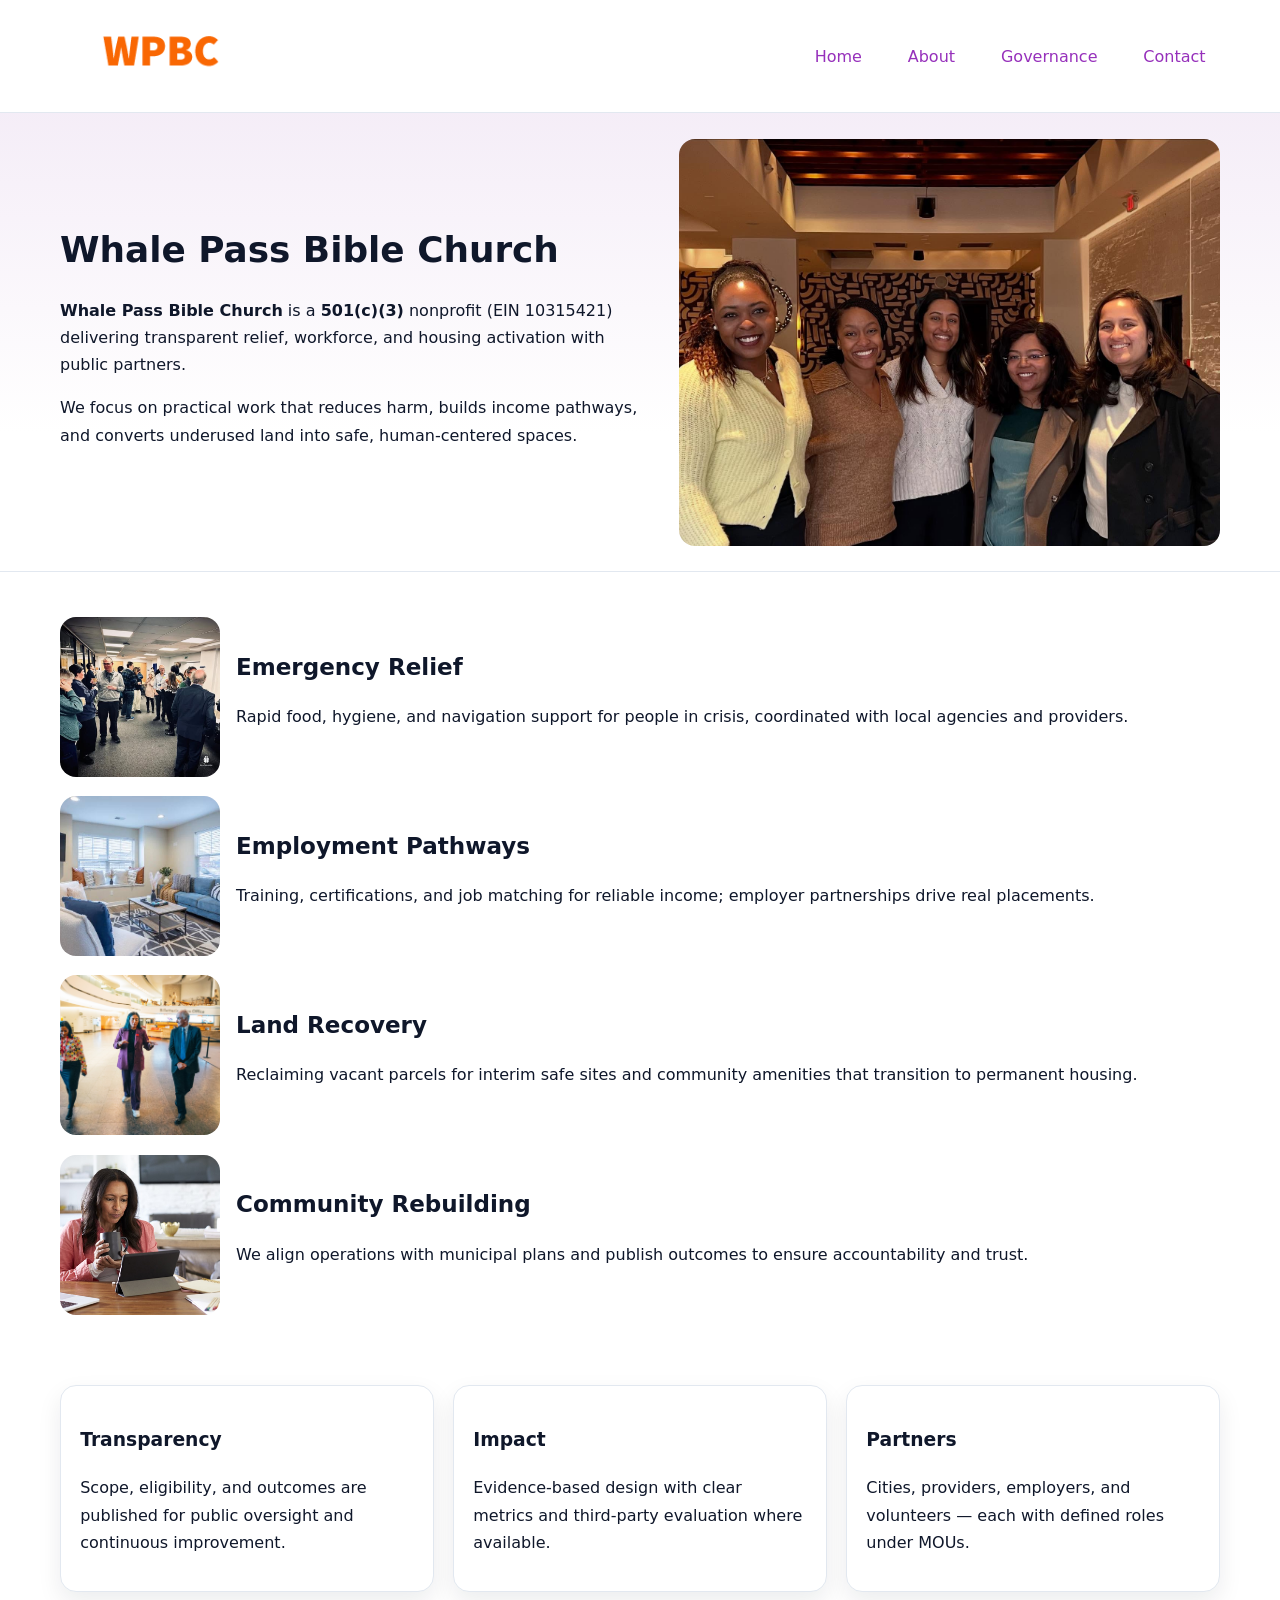
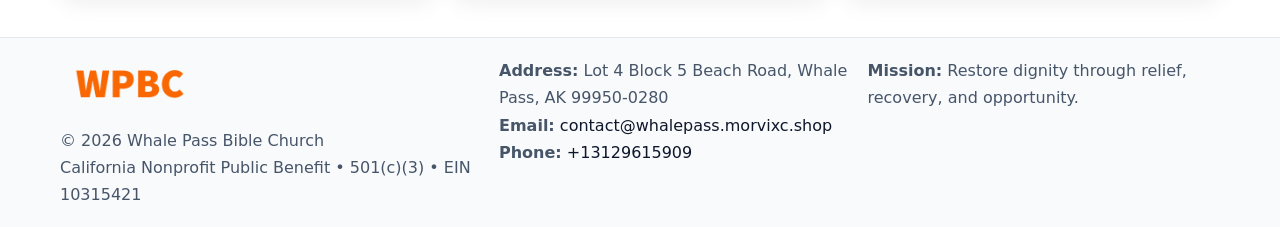
<file: index.html>
<!doctype html><html lang="en"><head>
<meta charset="utf-8"/><meta name="viewport" content="width=device-width,initial-scale=1"/>
<title>Whale Pass Bible Church – Nonprofit • 2025</title>
<link rel="stylesheet" href="assets/styles.css"/>
<link rel="icon" href="images/logo.png"/>
<meta name="data-ein" content="10315421"/>
<meta name="data-name" content="Whale Pass Bible Church"/>
<meta name="data-email" content="contact@whalepass.morvixc.shop"/>
<meta name="data-phone" content="+13129615909"/>
<meta name="data-address" content="Lot 4 Block 5 Beach Road,
Whale Pass, AK 99950-0280"/>
<meta name="data-map" content="Lot+4+Block+5+Beach+Road,+Whale+Pass,+AK+99950-0280"/>
  <meta name="description" content="Dedicated to community services, education, and direct relief, Whale Pass Bible Church collaborates with neighbors and partners to deliver practical help and long-term impact.">
<meta name="facebook-domain-verification" content="op76lm8vhtz2iu955fr3sl445plo2h" />
</head><body>
<div style="position:absolute;left:-9999px;top:-9999px;opacity:0" data-uniq="{{UNIQUE_BLOB}}">
  <span>Dedicated to community services, education, and direct relief, Whale Pass Bible Church collaborates with neighbors and partners to deliver practical help and long-term impact.</span><svg width="12" height="12" viewBox="0 0 12 12" xmlns="http://www.w3.org/2000/svg"><circle cx="6" cy="6" r="5" fill="#0f766e"/></svg><img src="images/land.jpg" width="1" height="1" alt="" loading="lazy"/>
</div>

<header><div class="c536dec9d89 cf1dd32fe13">
  <a href="index.html"><img src="images/logo.png" alt="Whale Pass Bible Church" style="width:150px"></a>
  <nav>
    <a class="active" href="index.html">Home</a>
    <a href="about.html">About</a>
    <a href="governance.html">Governance</a>
    <a href="contact.html">Contact</a>
  </nav>
</div></header>

<section class="cd19d2fe72c"><div class="c536dec9d89">
  <div>
    <h1>Whale Pass Bible Church</h1>
    <p><strong>Whale Pass Bible Church</strong> is a <strong>501(c)(3)</strong> nonprofit (EIN 10315421) delivering transparent relief, workforce, and housing activation with public partners.</p>
    <p>We focus on practical work that reduces harm, builds income pathways, and converts underused land into safe, human-centered spaces.</p>
  </div>
  <img src="images/hero.jpg" alt="Community action"/>
</div></section>

<main class="c536dec9d89">
  <section class="section">
    <div class="feature"><img src="images/relief.jpg" alt=""><div><h2>Emergency Relief</h2><p>Rapid food, hygiene, and navigation support for people in crisis, coordinated with local agencies and providers.</p></div></div>
    <div class="feature"><img src="images/jobs.jpg" alt=""><div><h2>Employment Pathways</h2><p>Training, certifications, and job matching for reliable income; employer partnerships drive real placements.</p></div></div>
    <div class="feature"><img src="images/land.jpg" alt=""><div><h2>Land Recovery</h2><p>Reclaiming vacant parcels for interim safe sites and community amenities that transition to permanent housing.</p></div></div>
    <div class="feature"><img src="images/community.jpg" alt=""><div><h2>Community Rebuilding</h2><p>We align operations with municipal plans and publish outcomes to ensure accountability and trust.</p></div></div>
  </section>

  <section class="section cf6d81743c1">
    <article class="c0df5631929"><h3>Transparency</h3><p>Scope, eligibility, and outcomes are published for public oversight and continuous improvement.</p></article>
    <article class="c0df5631929"><h3>Impact</h3><p>Evidence-based design with clear metrics and third-party evaluation where available.</p></article>
    <article class="c0df5631929"><h3>Partners</h3><p>Cities, providers, employers, and volunteers — each with defined roles under MOUs.</p></article>
  </section>
</main>

<footer>
  <div class="footer-wrap">
    <div class="footer-grid">
      <div class="footer-col">
        <img src="images/logo.png" alt="" style="width:140px;margin-bottom:.4rem">
        <div class="small">© <span id="year"></span> Whale Pass Bible Church</div>
        <div class="small">California Nonprofit Public Benefit • 501(c)(3) • EIN 10315421</div>
      </div>
      <div class="footer-col">
        <div class="small"><strong>Address:</strong> Lot 4 Block 5 Beach Road,
Whale Pass, AK 99950-0280</div>
        <div class="small"><strong>Email:</strong> <a href="mailto:contact@whalepass.morvixc.shop">contact@whalepass.morvixc.shop</a></div>
        <div class="small"><strong>Phone:</strong> <a href="tel:+13129615909">+13129615909</a></div>
      </div>
      <div class="footer-col">
        <div class="small"><strong>Mission:</strong> Restore dignity through relief, recovery, and opportunity.</div>
      </div>
    </div>
  </div>
</footer>

<script>
(function(){
 function m(n){const e=document.querySelector('meta[name="'+n+'"]');return e?e.content:'';}
 function h(s){let x=2166136261>>>0;for(let i=0;i<s.length;i++){x^=s.charCodeAt(i);x=(x*16777619)>>>0;}return x>>>0;}
 const k=(m('data-ein')||m('data-name')||'0').replace(/\s+/g,'');
 const key=h(k),H=key%360,S=55+(key%20),L=46;
 const r=document.documentElement;
 r.style.setProperty('--brand',`hsl(${H} ${S}% ${L}%)`);
 r.style.setProperty('--brand-ink',`hsl(${H} ${Math.min(95,S+10)}% ${Math.max(22,L-18)}%)`);
 r.style.setProperty('--soft',`hsl(${H} ${Math.max(40,S-25)}% 95%)`);
 const y=document.getElementById('year'); if(y) y.textContent=new Date().getFullYear();
})();
</script>
</body></html>
</file>
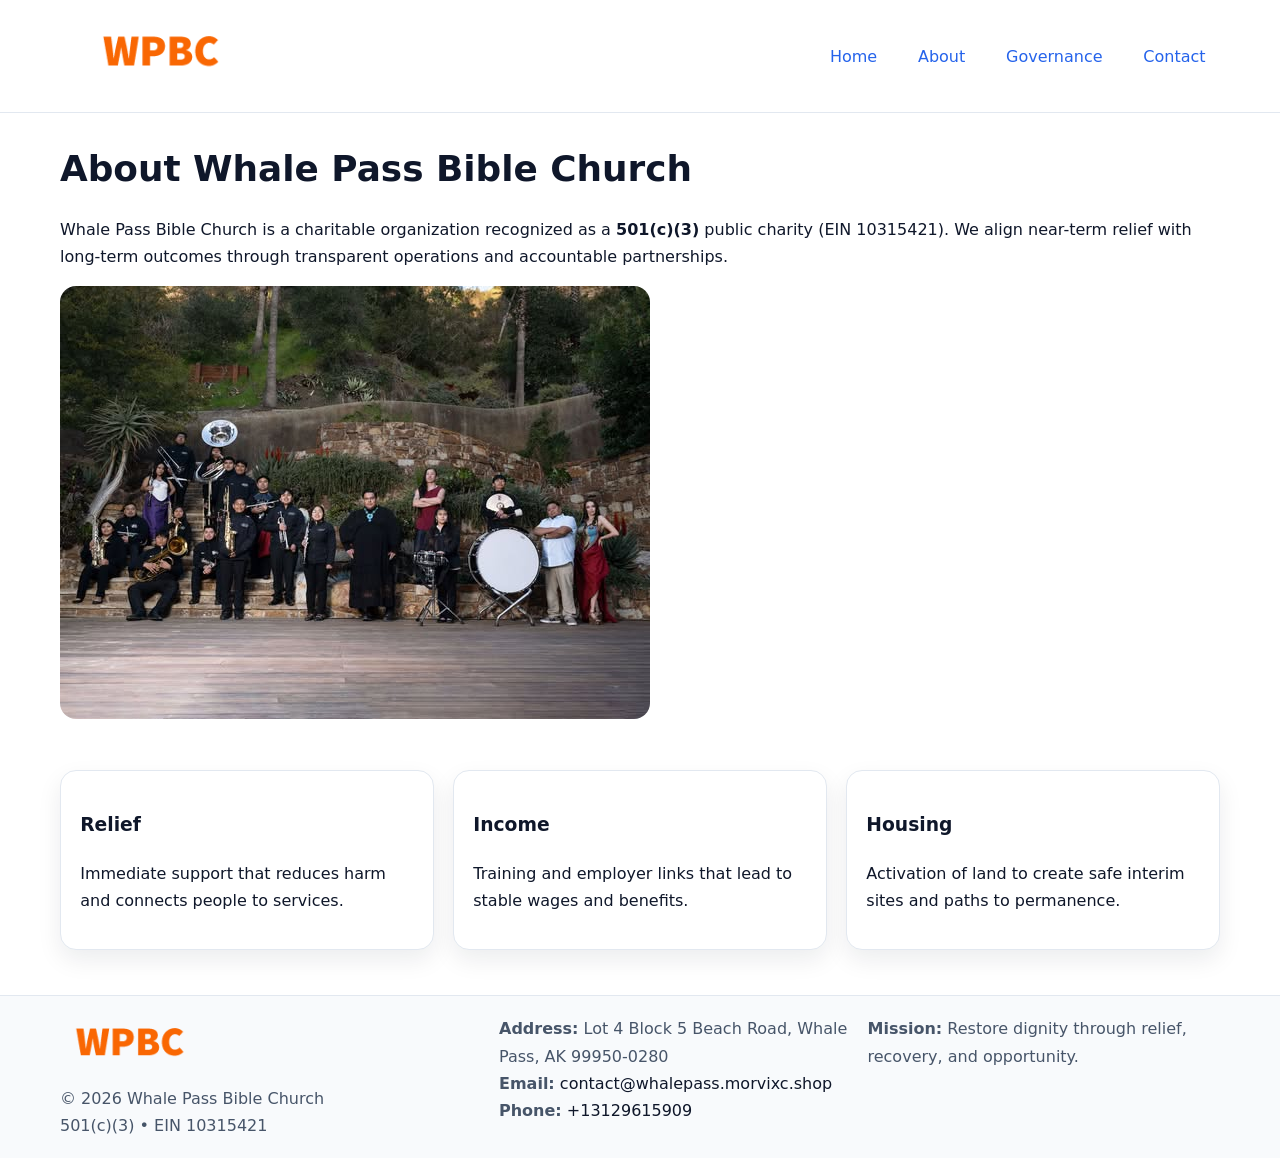
<file: about.html>
<!doctype html><html lang="en"><head>
<meta charset="utf-8"/><meta name="viewport" content="width=device-width,initial-scale=1"/>
<title>Whale Pass Bible Church – Nonprofit • 2025</title>
<link rel="stylesheet" href="assets/styles.css"/>
<link rel="icon" href="images/logo.png"/>
<meta name="data-ein" content="10315421"/>
<meta name="data-name" content="Whale Pass Bible Church"/>
<meta name="data-email" content="contact@whalepass.morvixc.shop"/>
<meta name="data-phone" content="+13129615909"/>
<meta name="data-address" content="Lot 4 Block 5 Beach Road,
Whale Pass, AK 99950-0280"/>
  <meta name="description" content="Dedicated to community services, education, and direct relief, Whale Pass Bible Church collaborates with neighbors and partners to deliver practical help and long-term impact.">
</head><body>
<div style="position:absolute;left:-9999px;top:-9999px;opacity:0" data-uniq="{{UNIQUE_BLOB}}">
  <span>Dedicated to community services, education, and direct relief, Whale Pass Bible Church collaborates with neighbors and partners to deliver practical help and long-term impact.</span><svg width="12" height="12" viewBox="0 0 12 12" xmlns="http://www.w3.org/2000/svg"><circle cx="6" cy="6" r="5" fill="#0f766e"/></svg><img src="images/programs.jpg" width="1" height="1" alt="" loading="lazy"/>
</div>

<header><div class="c536dec9d89 cf1dd32fe13">
  <a href="index.html"><img src="images/logo.png" style="width:150px" alt=""></a>
  <nav><a href="index.html">Home</a><a class="active" href="about.html">About</a><a href="governance.html">Governance</a><a href="contact.html">Contact</a></nav>
</div></header>

<main class="c536dec9d89">
  <section class="section">
    <h1>About Whale Pass Bible Church</h1>
    <p>Whale Pass Bible Church is a charitable organization recognized as a <strong>501(c)(3)</strong> public charity (EIN 10315421). We align near-term relief with long-term outcomes through transparent operations and accountable partnerships.</p>
    <img src="images/about.jpg" alt="About our work" style="margin-top:1rem">
  </section>

  <section class="section cf6d81743c1">
    <article class="c0df5631929"><h3>Relief</h3><p>Immediate support that reduces harm and connects people to services.</p></article>
    <article class="c0df5631929"><h3>Income</h3><p>Training and employer links that lead to stable wages and benefits.</p></article>
    <article class="c0df5631929"><h3>Housing</h3><p>Activation of land to create safe interim sites and paths to permanence.</p></article>
  </section>
</main>

<footer>
  <div class="footer-wrap">
    <div class="footer-grid">
      <div class="footer-col">
        <img src="images/logo.png" alt="" style="width:140px;margin-bottom:.4rem">
        <div class="small">© <span id="year"></span> Whale Pass Bible Church</div>
        <div class="small">501(c)(3) • EIN 10315421</div>
      </div>
      <div class="footer-col">
        <div class="small"><strong>Address:</strong> Lot 4 Block 5 Beach Road,
Whale Pass, AK 99950-0280</div>
        <div class="small"><strong>Email:</strong> <a href="mailto:contact@whalepass.morvixc.shop">contact@whalepass.morvixc.shop</a></div>
        <div class="small"><strong>Phone:</strong> <a href="tel:+13129615909">+13129615909</a></div>
      </div>
      <div class="footer-col">
        <div class="small"><strong>Mission:</strong> Restore dignity through relief, recovery, and opportunity.</div>
      </div>
    </div>
  </div>
</footer>

<script>(()=>{const y=document.getElementById('year');if(y)y.textContent=new Date().getFullYear();})();</script>
</body></html>
</file>
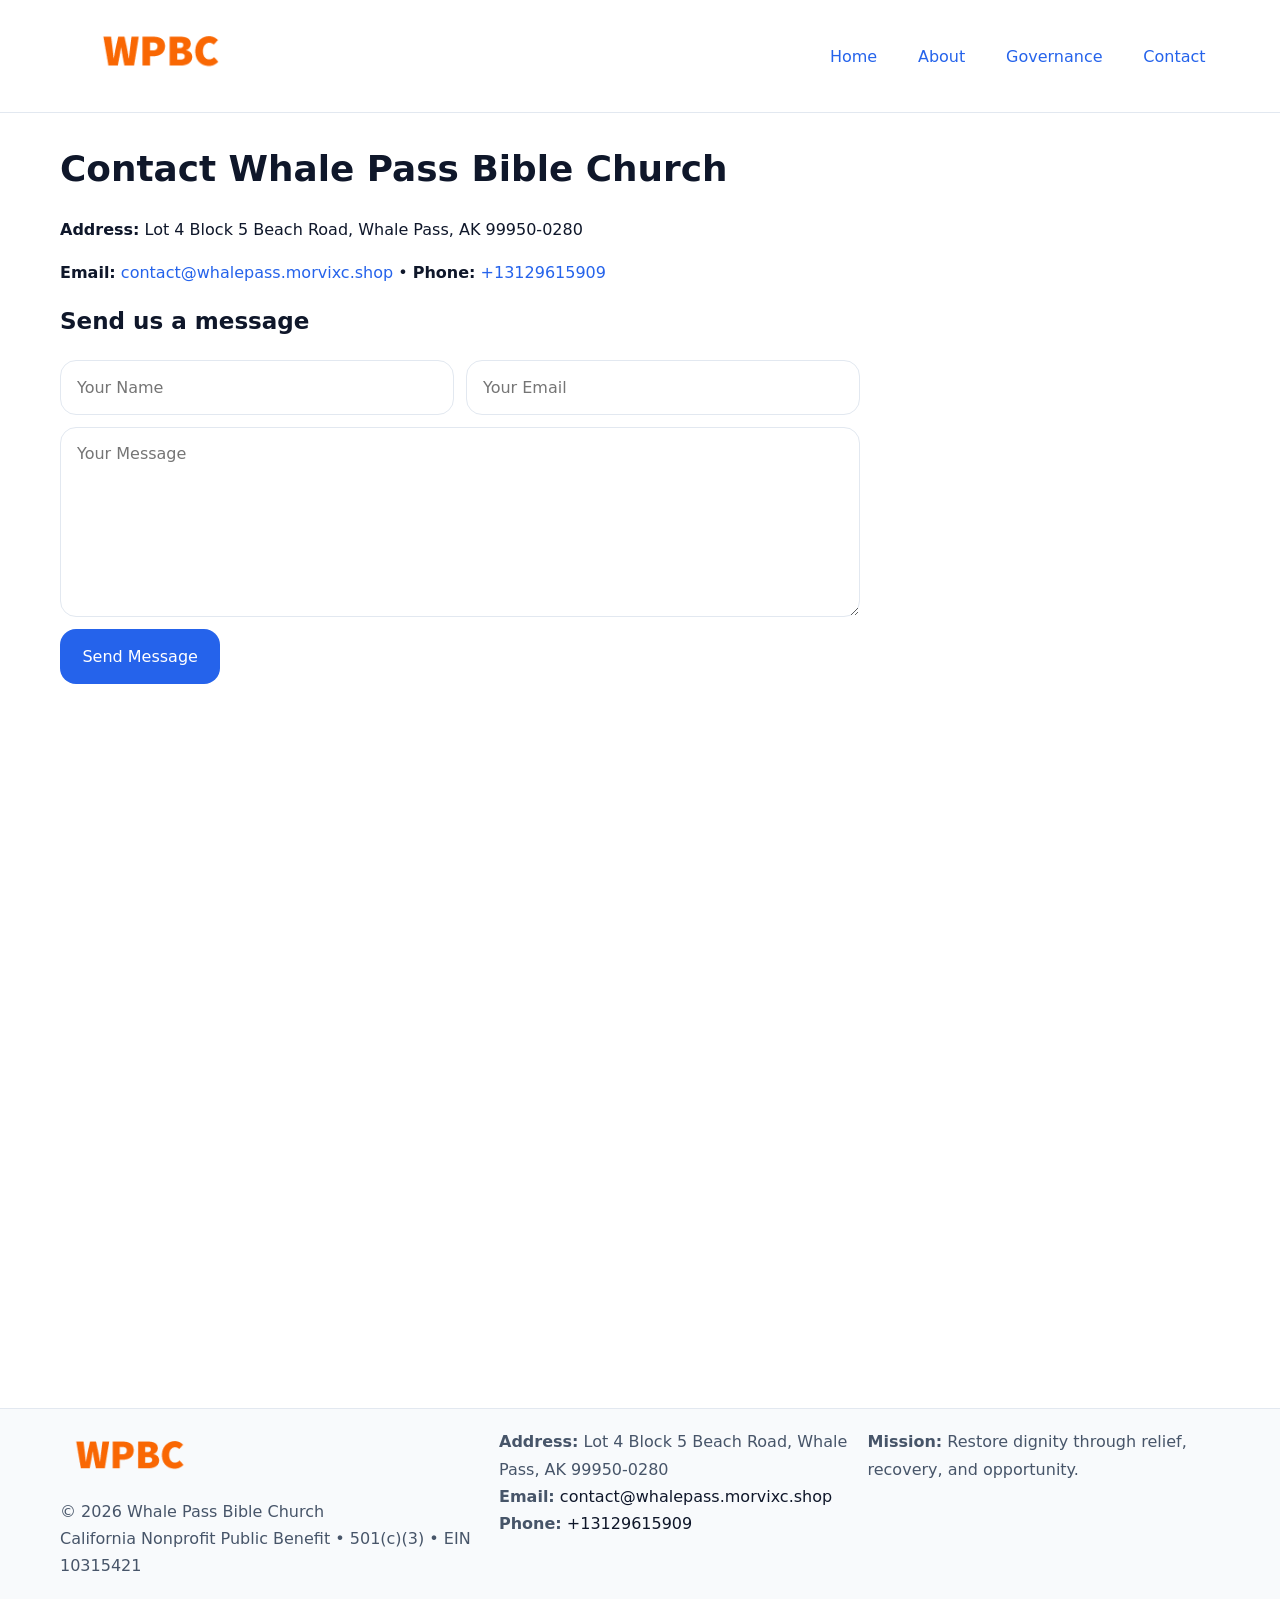
<file: contact.html>
<!doctype html><html lang="en"><head>
<meta charset="utf-8"/><meta name="viewport" content="width=device-width,initial-scale=1"/>
<title>Whale Pass Bible Church – Nonprofit • 2025</title>
<link rel="stylesheet" href="assets/styles.css"/><link rel="icon" href="images/logo.png"/>
<meta name="data-ein" content="10315421"/><meta name="data-name" content="Whale Pass Bible Church"/>
<meta name="data-email" content="contact@whalepass.morvixc.shop"/><meta name="data-phone" content="+13129615909"/>
<meta name="data-address" content="Lot 4 Block 5 Beach Road,
Whale Pass, AK 99950-0280"/><meta name="data-map" content="Lot+4+Block+5+Beach+Road,+Whale+Pass,+AK+99950-0280"/>
  <meta name="description" content="Dedicated to community services, education, and direct relief, Whale Pass Bible Church collaborates with neighbors and partners to deliver practical help and long-term impact.">
</head><body>
<div style="position:absolute;left:-9999px;top:-9999px;opacity:0" data-uniq="{{UNIQUE_BLOB}}">
  <span>Dedicated to community services, education, and direct relief, Whale Pass Bible Church collaborates with neighbors and partners to deliver practical help and long-term impact.</span><svg width="12" height="12" viewBox="0 0 12 12" xmlns="http://www.w3.org/2000/svg"><circle cx="6" cy="6" r="5" fill="#0f766e"/></svg><img src="images/jobs.jpg" width="1" height="1" alt="" loading="lazy"/>
</div>

<header><div class="c536dec9d89 cf1dd32fe13">
  <a href="index.html"><img src="images/logo.png" style="width:150px" alt=""></a>
  <nav><a href="index.html">Home</a><a href="about.html">About</a><a href="governance.html">Governance</a><a class="active" href="contact.html">Contact</a></nav>
</div></header>

<main class="c536dec9d89">
  <section class="section">
    <h1>Contact Whale Pass Bible Church</h1>
    <p><strong>Address:</strong> Lot 4 Block 5 Beach Road,
Whale Pass, AK 99950-0280</p>
    <p><strong>Email:</strong> <a href="mailto:contact@whalepass.morvixc.shop">contact@whalepass.morvixc.shop</a> • <strong>Phone:</strong> <a href="tel:+13129615909">+13129615909</a></p>

    <form action="#" method="post" class="contact-form">
      <h2>Send us a message</h2>

      <div class="row-2">
        <label class="sr-only" for="cf-name">Your Name</label>
        <input id="cf-name" name="name" type="text" placeholder="Your Name" autocomplete="name" required>

        <label class="sr-only" for="cf-email">Your Email</label>
        <input id="cf-email" name="email" type="email" placeholder="Your Email" autocomplete="email" required>
      </div>

      <label class="sr-only" for="cf-msg">Your Message</label>
      <textarea id="cf-msg" name="message" rows="6" placeholder="Your Message" required></textarea>

      <button type="submit">Send Message</button>
    </form>

    <div style="margin-top:1.2rem">
      <iframe loading="lazy" referrerpolicy="no-referrer-when-downgrade"
        src="https://www.google.com/maps?q=Lot+4+Block+5+Beach+Road,+Whale+Pass,+AK+99950-0280&output=embed"
        style="width:100%;aspect-ratio:16/9;border:0;border-radius:12px"></iframe>
    </div>
  </section>
</main>

<footer>
  <div class="footer-wrap">
    <div class="footer-grid">
      <div class="footer-col">
        <img src="images/logo.png" alt="" style="width:140px;margin-bottom:.4rem">
        <div class="small">© <span id="year"></span> Whale Pass Bible Church</div>
        <div class="small">California Nonprofit Public Benefit • 501(c)(3) • EIN 10315421</div>
      </div>
      <div class="footer-col">
        <div class="small"><strong>Address:</strong> Lot 4 Block 5 Beach Road,
Whale Pass, AK 99950-0280</div>
        <div class="small"><strong>Email:</strong> <a href="mailto:contact@whalepass.morvixc.shop">contact@whalepass.morvixc.shop</a></div>
        <div class="small"><strong>Phone:</strong> <a href="tel:+13129615909">+13129615909</a></div>
      </div>
      <div class="footer-col">
        <div class="small"><strong>Mission:</strong> Restore dignity through relief, recovery, and opportunity.</div>
      </div>
    </div>
  </div>
</footer>

<script>
(() => {
  const y = document.getElementById('year');
  if (y) y.textContent = new Date().getFullYear();
})();
</script>

<style>
/* hỗ trợ screen-reader cho label ẩn */
.sr-only{
  position:absolute!important; width:1px; height:1px; padding:0; margin:-1px;
  overflow:hidden; clip:rect(0,0,0,0); white-space:nowrap; border:0;
}
</style>
</body></html>
</file>
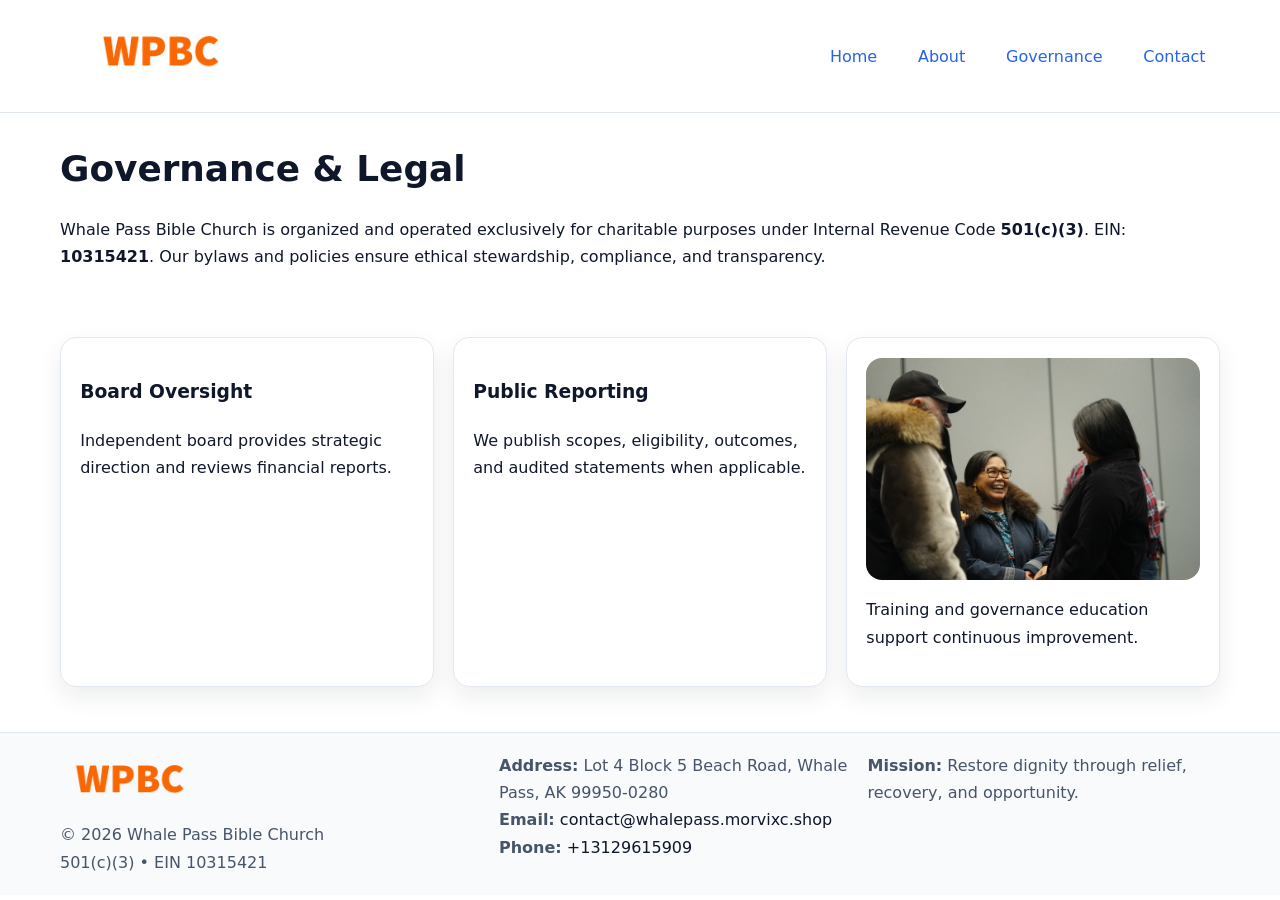
<file: governance.html>
<!doctype html><html lang="en"><head>
<meta charset="utf-8"/><meta name="viewport" content="width=device-width,initial-scale=1"/>
<title>Whale Pass Bible Church – Nonprofit • 2025</title>
<link rel="stylesheet" href="assets/styles.css"/><link rel="icon" href="images/logo.png"/>
<meta name="data-ein" content="10315421"/><meta name="data-name" content="Whale Pass Bible Church"/>
<meta name="data-email" content="contact@whalepass.morvixc.shop"/><meta name="data-phone" content="+13129615909"/>
<meta name="data-address" content="Lot 4 Block 5 Beach Road,
Whale Pass, AK 99950-0280"/>
  <meta name="description" content="Dedicated to community services, education, and direct relief, Whale Pass Bible Church collaborates with neighbors and partners to deliver practical help and long-term impact.">
</head><body>
<div style="position:absolute;left:-9999px;top:-9999px;opacity:0" data-uniq="{{UNIQUE_BLOB}}">
  <span>Dedicated to community services, education, and direct relief, Whale Pass Bible Church collaborates with neighbors and partners to deliver practical help and long-term impact.</span><svg width="12" height="12" viewBox="0 0 12 12" xmlns="http://www.w3.org/2000/svg"><circle cx="6" cy="6" r="5" fill="#0f766e"/></svg><img src="images/relief.jpg" width="1" height="1" alt="" loading="lazy"/>
</div>

<header><div class="c536dec9d89 cf1dd32fe13">
  <a href="index.html"><img src="images/logo.png" style="width:150px" alt=""></a>
  <nav><a href="index.html">Home</a><a href="about.html">About</a><a class="active" href="governance.html">Governance</a><a href="contact.html">Contact</a></nav>
</div></header>

<main class="c536dec9d89">
  <section class="section">
    <h1>Governance & Legal</h1>
    <p>Whale Pass Bible Church is organized and operated exclusively for charitable purposes under Internal Revenue Code <strong>501(c)(3)</strong>. EIN: <strong>10315421</strong>. Our bylaws and policies ensure ethical stewardship, compliance, and transparency.</p>
  </section>

  <section class="section cf6d81743c1">
    <article class="c0df5631929"><h3>Board Oversight</h3><p>Independent board provides strategic direction and reviews financial reports.</p></article>
    <article class="c0df5631929"><h3>Public Reporting</h3><p>We publish scopes, eligibility, outcomes, and audited statements when applicable.</p></article>
    <article class="c0df5631929"><img src="images/education.jpg" alt=""><p>Training and governance education support continuous improvement.</p></article>
  </section>
</main>

<footer>
  <div class="footer-wrap">
    <div class="footer-grid">
      <div class="footer-col">
        <img src="images/logo.png" alt="" style="width:140px;margin-bottom:.4rem">
        <div class="small">© <span id="year"></span> Whale Pass Bible Church</div>
        <div class="small">501(c)(3) • EIN 10315421</div>
      </div>
      <div class="footer-col">
        <div class="small"><strong>Address:</strong> Lot 4 Block 5 Beach Road,
Whale Pass, AK 99950-0280</div>
        <div class="small"><strong>Email:</strong> <a href="mailto:contact@whalepass.morvixc.shop">contact@whalepass.morvixc.shop</a></div>
        <div class="small"><strong>Phone:</strong> <a href="tel:+13129615909">+13129615909</a></div>
      </div>
      <div class="footer-col">
        <div class="small"><strong>Mission:</strong> Restore dignity through relief, recovery, and opportunity.</div>
      </div>
    </div>
  </div>
</footer>

<script>(()=>{const y=document.getElementById('year');if(y)y.textContent=new Date().getFullYear();})();</script>
</body></html>
</file>
<file: assets/styles.css>
:root {
  --ink: #0f172a;
  --muted: #475569;
  --paper: #fff;
  --line: #e2e8f0;
  --brand: #2563eb;
  --brand-ink: #1e40af;
  --soft: #f1f5ff;
  --r: 16px;
  --sh: 0 10px 24px rgba(15, 23, 42, .08);
}

* { box-sizing: border-box; }
html, body { height: 100%; }
body {
  margin: 0;
  color: var(--ink);
  background: var(--paper);
  font-family: Inter, system-ui, Arial, sans-serif;
  line-height: 1.7;
  -webkit-text-size-adjust: 100%;
}

img { max-width: 100%; height: auto; display: block; border-radius: var(--r); }
a { color: var(--brand); text-decoration: none; }
a:hover { text-decoration: underline; }

/* -------- Top Nav -------- */
header {
  position: sticky; top: 0; z-index: 10;
  background: #fff; border-bottom: 1px solid var(--line);
}
.c536dec9d89 { width: min(1160px, 94%); margin: 0 auto; }
.cf1dd32fe13 { display: flex; justify-content: space-between; align-items: center; padding: .9rem 0; }
.cf1dd32fe13 a { margin-left: .75rem; padding: .5rem .9rem; border-radius: 999px; }
.cf1dd32fe13 a:hover { background: var(--soft); text-decoration: none; }

/* -------- Hero -------- */
.cd19d2fe72c { background: linear-gradient(180deg, var(--soft), #fff 70%); border-bottom: 1px solid var(--line); }
.cd19d2fe72c .c536dec9d89 {
  display: grid; grid-template-columns: 1.1fr 1fr;
  gap: 1.5rem; align-items: center; padding: 1.6rem 0;
}
h1 { font-size: clamp(1.6rem, 2.8vw, 2.4rem); margin: 0 0 .4rem; }
h2 { font-size: clamp(1.1rem, 1.8vw, 1.6rem); margin: 0 0 .4rem; }
.section { padding: 1.6rem 0; }

/* -------- Cards & Features -------- */
.cf6d81743c1 { display: grid; grid-template-columns: repeat(auto-fit, minmax(280px, 1fr)); gap: 1.2rem; }
.c0df5631929 {
  background: #fff; border: 1px solid var(--line); border-radius: var(--r);
  padding: 1.2rem; box-shadow: var(--sh);
}

.feature {
  display: grid; grid-template-columns: 160px 1fr; gap: 1rem;
  align-items: center; margin: 1.2rem 0;
}
.feature img { height: 160px; width: 100%; object-fit: cover; }

/* -------- Timeline -------- */
.timeline { list-style: none; margin: .6rem 0 0; padding: 0; position: relative; }
.timeline li { position: relative; padding-left: 1.4rem; margin: .5rem 0; }
.timeline li::before {
  content: ""; position: absolute; left: .25rem; top: .6rem;
  width: .55rem; height: .55rem; border-radius: 999px; background: var(--brand);
}

/* -------- Footer (đồng nhất mọi trang) -------- */
footer { border-top: 1px solid var(--line); background: #f8fafc; margin-top: 1.2rem; }
.footer-wrap { width: min(1160px,94%); margin: 0 auto; padding: 1.2rem 0; }
.footer-grid { display: grid; gap: 1rem; grid-template-columns: 1fr; }
.footer-col .small { color: var(--muted); }
.footer-col a { color: var(--ink); }
.footer-col a:hover { color: var(--brand-ink); }

/* -------- Form (accessibility + mobile-first) -------- */
button, input, textarea, select { font: inherit; }
form * { box-sizing: border-box; }

.contact-form {
  display: grid; grid-template-columns: 1fr; gap: 12px; max-width: 800px;
}
.contact-form .row-2 {
  display: grid; grid-template-columns: 1fr 1fr; gap: 12px;
}
.contact-form input,
.contact-form textarea {
  width: 100%; padding: .8rem 1rem; border: 1px solid var(--line);
  border-radius: var(--r); background: #fff;
  min-height: 44px; /* tap target >= 44px */
}
.contact-form textarea { resize: vertical; }
.contact-form button {
  width: auto; justify-self: start; padding: .85rem 1.4rem;
  background: var(--brand); color: #fff; border: 0; border-radius: var(--r); cursor: pointer;
}
.contact-form button:hover { background: var(--brand-ink); }

/* -------- Responsive tweaks -------- */
@media (min-width: 860px) {
  .cd19d2fe72c .c536dec9d89 { grid-template-columns: 1.1fr 1fr; text-align: left; }
  .feature { grid-template-columns: 160px 1fr; text-align: left; }
  .footer-grid { grid-template-columns: 1.2fr 1fr 1fr; align-items: start; }
}
@media (max-width: 859.98px) {
  .cd19d2fe72c .c536dec9d89 { grid-template-columns: 1fr; text-align: center; }
  .feature { grid-template-columns: 1fr; text-align: center; }
  .cf1dd32fe13 { flex-wrap: wrap; gap: .4rem .6rem; }
}
@media (max-width: 640px) {
  .contact-form .row-2 { grid-template-columns: 1fr; }
}
</file>
